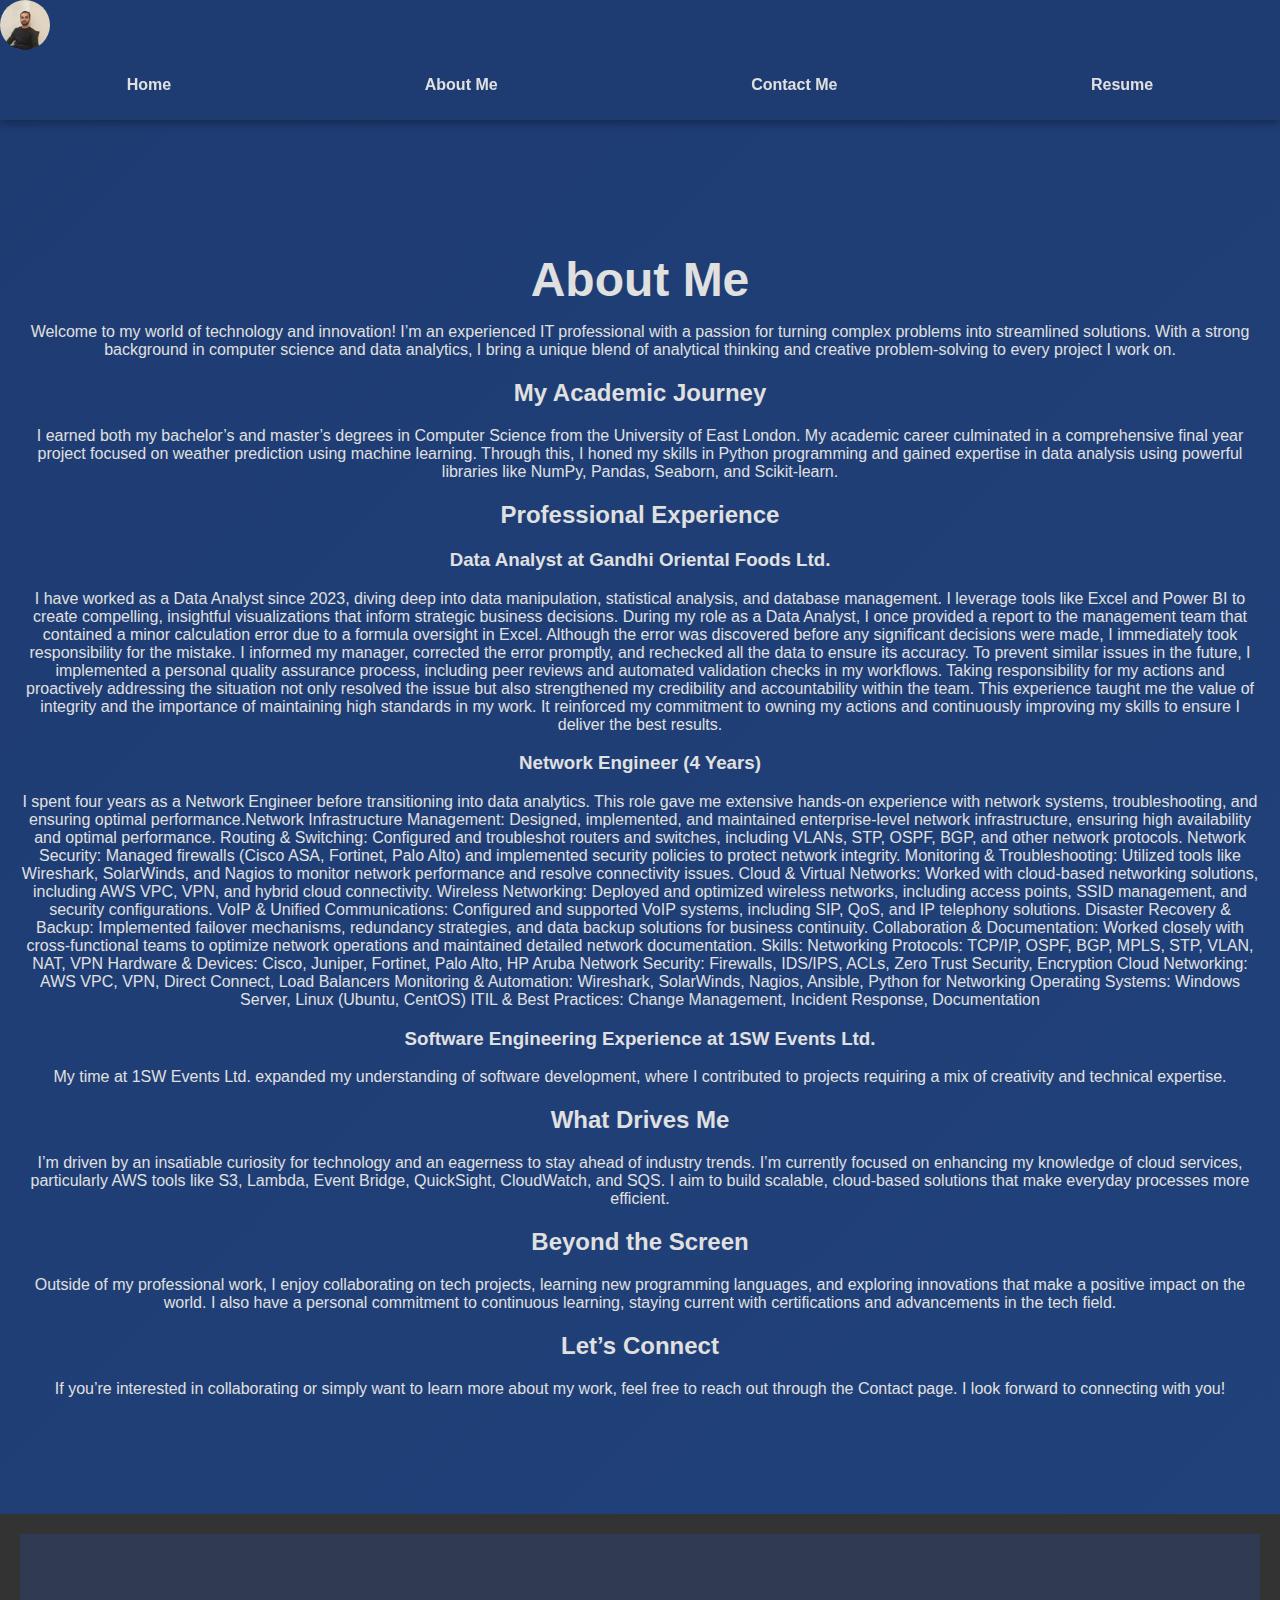
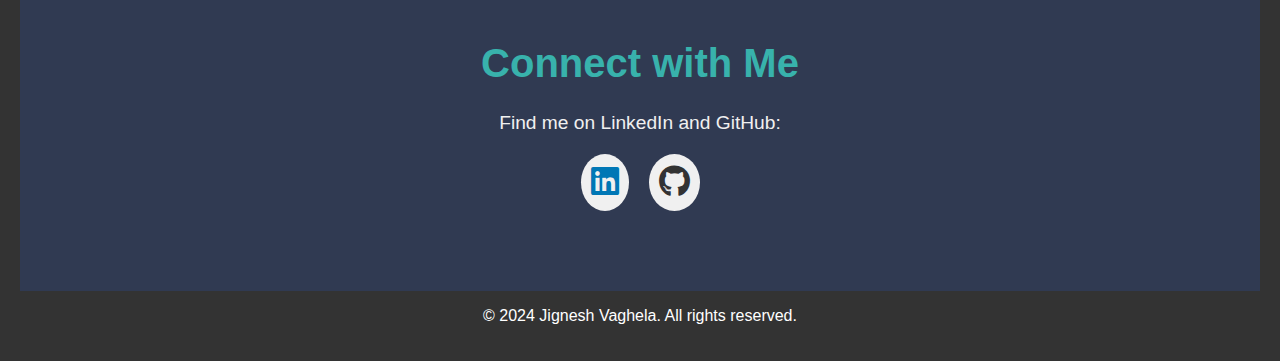
<file: about.html>
<!DOCTYPE html>
<html lang="en">
<head>
    <meta charset="UTF-8">
    <meta name="viewport" content="width=device-width, initial-scale=1.0">
    <title>Jignesh Vaghela - Portfolio</title>
    <link rel="stylesheet" href="style.css">
    <link rel="stylesheet" href="https://cdnjs.cloudflare.com/ajax/libs/font-awesome/6.0.0-beta3/css/all.min.css">
</head>
<body>
    <header class="main-header sticky">
        <img src="assets/logo.jpg" alt="Your Logo" class="logo">
        <nav class="navbar">
            <a href="index.html">Home</a>
            <a href="about.html">About Me</a>
            <a href="contact.html">Contact Me</a>
            <a href="resume.html">Resume</a>
        </nav>
    </header>

    <section class="hero-section">
 <h1>About Me</h1>
            <p>Welcome to my world of technology and innovation! I’m an experienced IT professional with a passion for turning complex problems into streamlined solutions. With a strong background in computer science and data analytics, I bring a unique blend of analytical thinking and creative problem-solving to every project I work on.</p>
        </div>

        <div class="section">
            <h2>My Academic Journey</h2>
            <p>I earned both my bachelor’s and master’s degrees in Computer Science from the University of East London. My academic career culminated in a comprehensive final year project focused on weather prediction using machine learning. Through this, I honed my skills in Python programming and gained expertise in data analysis using powerful libraries like NumPy, Pandas, Seaborn, and Scikit-learn.</p>
        </div>

        <div class="section">
            <h2>Professional Experience</h2>
            <h3>Data Analyst at Gandhi Oriental Foods Ltd.</h3>
            <p> I have worked as a Data Analyst since 2023, diving deep into data manipulation, statistical analysis, and database management. I leverage tools like Excel and Power BI to create compelling, insightful visualizations that inform strategic business decisions. During my role as a Data Analyst, I once provided a report to the management team that contained a minor calculation error due to a formula oversight in Excel. Although the error was discovered before any significant decisions were made, I immediately took responsibility for the mistake. I informed my manager, corrected the error promptly, and rechecked all the data to ensure its accuracy.

To prevent similar issues in the future, I implemented a personal quality assurance process, including peer reviews and automated validation checks in my workflows. Taking responsibility for my actions and proactively addressing the situation not only resolved the issue but also strengthened my credibility and accountability within the team.

This experience taught me the value of integrity and the importance of maintaining high standards in my work. It reinforced my commitment to owning my actions and continuously improving my skills to ensure I deliver the best results.</p>

            <h3>Network Engineer (4 Years)</h3>
            <p> I spent four years as a Network Engineer before transitioning into data analytics. This role gave me extensive hands-on experience with network systems, troubleshooting, and ensuring optimal performance.Network Infrastructure Management: Designed, implemented, and maintained enterprise-level network infrastructure, ensuring high availability and optimal performance.
Routing & Switching: Configured and troubleshot routers and switches, including VLANs, STP, OSPF, BGP, and other network protocols.
Network Security: Managed firewalls (Cisco ASA, Fortinet, Palo Alto) and implemented security policies to protect network integrity.
Monitoring & Troubleshooting: Utilized tools like Wireshark, SolarWinds, and Nagios to monitor network performance and resolve connectivity issues.
Cloud & Virtual Networks: Worked with cloud-based networking solutions, including AWS VPC, VPN, and hybrid cloud connectivity.
Wireless Networking: Deployed and optimized wireless networks, including access points, SSID management, and security configurations.
VoIP & Unified Communications: Configured and supported VoIP systems, including SIP, QoS, and IP telephony solutions.
Disaster Recovery & Backup: Implemented failover mechanisms, redundancy strategies, and data backup solutions for business continuity.
Collaboration & Documentation: Worked closely with cross-functional teams to optimize network operations and maintained detailed network documentation.
Skills:
Networking Protocols: TCP/IP, OSPF, BGP, MPLS, STP, VLAN, NAT, VPN
Hardware & Devices: Cisco, Juniper, Fortinet, Palo Alto, HP Aruba
Network Security: Firewalls, IDS/IPS, ACLs, Zero Trust Security, Encryption
Cloud Networking: AWS VPC, VPN, Direct Connect, Load Balancers
Monitoring & Automation: Wireshark, SolarWinds, Nagios, Ansible, Python for Networking
Operating Systems: Windows Server, Linux (Ubuntu, CentOS)
ITIL & Best Practices: Change Management, Incident Response, Documentation</p>

            <h3>Software Engineering Experience at 1SW Events Ltd.</h3>
            <p>My time at 1SW Events Ltd. expanded my understanding of software development, where I contributed to projects requiring a mix of creativity and technical expertise.</p>
        </div>

        <div class="section">
            <h2>What Drives Me</h2>
            <p>I’m driven by an insatiable curiosity for technology and an eagerness to stay ahead of industry trends. I’m currently focused on enhancing my knowledge of cloud services, particularly AWS tools like S3, Lambda, Event Bridge, QuickSight, CloudWatch, and SQS. I aim to build scalable, cloud-based solutions that make everyday processes more efficient.</p>
        </div>

        <div class="section">
            <h2>Beyond the Screen</h2>
            <p>Outside of my professional work, I enjoy collaborating on tech projects, learning new programming languages, and exploring innovations that make a positive impact on the world. I also have a personal commitment to continuous learning, staying current with certifications and advancements in the tech field.</p>
        </div>

        <div class="section">
            <h2>Let’s Connect</h2>
            <p>If you’re interested in collaborating or simply want to learn more about my work, feel free to reach out through the Contact page. I look forward to connecting with you!</p>
        </div>
    </div>
    </section>
     <footer class="main-footer">
         <div class="contact-section">
    <h1>Connect with Me</h1>
    <p>Find me on LinkedIn and GitHub:</p>
    <div class="social-links">
        <a href="https://www.linkedin.com/in/jignesh7591" class="linkedin" target="_blank">
            <i class="fab fa-linkedin"></i>
        </a>
        <a href="https://jigar7591.github.io/Jignesh7591" class="github" target="_blank">
            <i class="fab fa-github"></i>
        </a>
    </div>
</div>
<p>&copy; 2024 Jignesh Vaghela. All rights reserved.</p>
    </footer>

    <script src="script.js"></script>
</body>
</html>
</file>
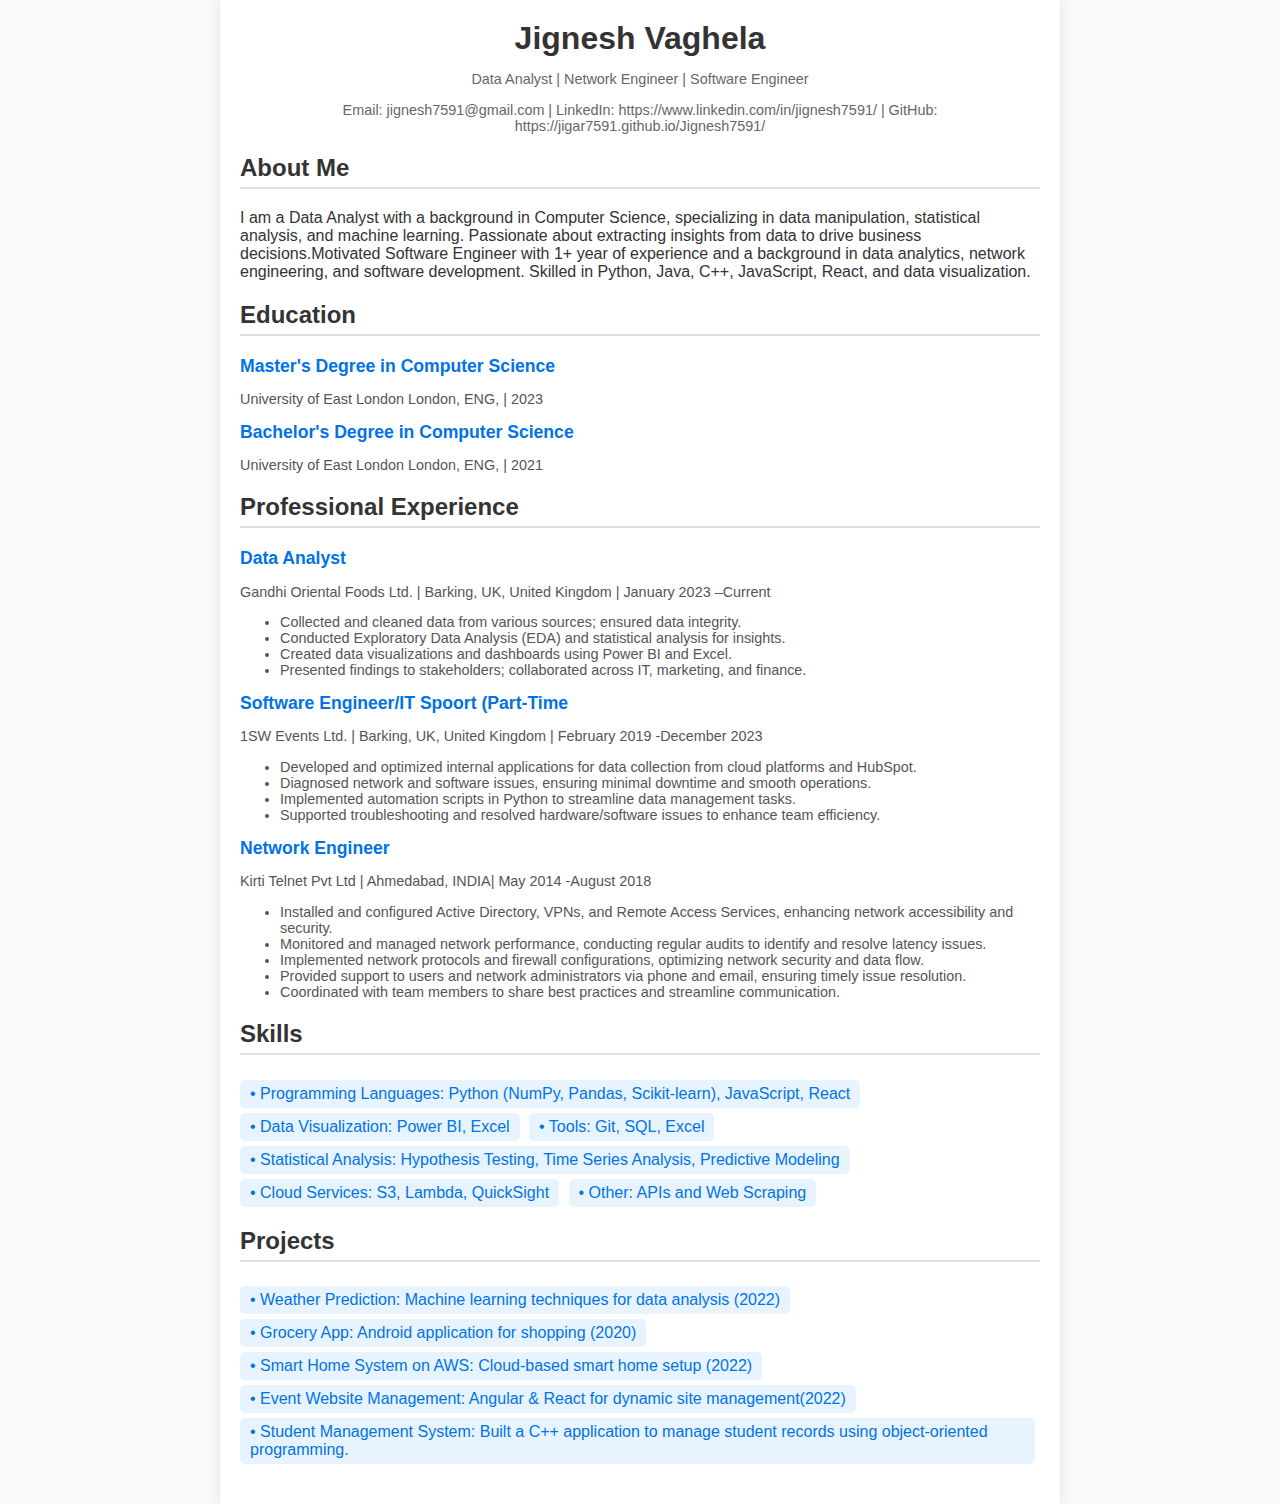
<file: resume.html>
<!DOCTYPE html>
<html lang="en">
<head>
    <meta charset="UTF-8">
    <meta name="viewport" content="width=device-width, initial-scale=1.0">
    <title>My Resume</title>
    <link rel="stylesheet" href="resume.css">
</head>
<body>
    <div class="resume-container">
        <header class="resume-header">
            <h1>Jignesh Vaghela</h1>
            <p>Data Analyst | Network Engineer | Software Engineer</p>
            <p>Email: jignesh7591@gmail.com | LinkedIn: https://www.linkedin.com/in/jignesh7591/ | GitHub: https://jigar7591.github.io/Jignesh7591/</p>
        </header>

        <section class="section about">
            <h2>About Me</h2>
            <p>I am a Data Analyst with a background in Computer Science, specializing in data manipulation, statistical analysis, and machine learning. Passionate about extracting insights from data to drive business decisions.Motivated Software Engineer with 1+ year of experience and a background in data analytics, network engineering, and software development. Skilled in Python, Java, C++, JavaScript, React, and data visualization.</p>
        </section>

        <section class="section education">
            <h2>Education</h2>
            <div class="entry">
                <h3>Master's Degree in Computer Science</h3>
                <p>University of East London  London, ENG, | 2023</p>
                
            </div>
            <div class="entry">
                <h3>Bachelor's Degree in Computer Science</h3>
                <p>University of East London  London, ENG, | 2021</p>
            </div>
        </section>

        <section class="section experience">
            <h2>Professional Experience</h2>
            <div class="entry">
                <h3>Data Analyst</h3>
                <p>Gandhi Oriental Foods Ltd. | Barking, UK, United Kingdom | January 2023 –Current</p>
                <ul>
                    <li>Collected and cleaned data from various sources; ensured data integrity.</li>
                    <li>Conducted Exploratory Data Analysis (EDA) and statistical analysis for insights.</li>
                    <li>Created data visualizations and dashboards using Power BI and Excel.</li>
                    <li>Presented findings to stakeholders; collaborated across IT, marketing, and finance.</li>
                </ul>
            </div>
            <div class="entry">
                <h3>Software Engineer/IT Spoort (Part-Time</h3>
                <p>1SW Events Ltd. | Barking, UK, United Kingdom | February 2019 -December 2023</p>
                <ul>
                    <li>Developed and optimized internal applications for data collection from cloud platforms and HubSpot.</li>
                    <li>Diagnosed network and software issues, ensuring minimal downtime and smooth operations.</li>
                    <li>Implemented automation scripts in Python to streamline data management tasks.</li>
                    <li>Supported troubleshooting and resolved hardware/software issues to enhance team efficiency.</li>
                </ul>
            </div>
            <div class="entry">
                <h3>Network Engineer</h3>
                <p>Kirti Telnet Pvt Ltd | Ahmedabad, INDIA| May 2014 -August 2018</p>
                <ul>
                    <li>Installed and configured Active Directory, VPNs, and Remote Access Services, enhancing network accessibility and security.</li>
                    <li>Monitored and managed network performance, conducting regular audits to identify and resolve latency issues.</li>
                    <li>Implemented network protocols and firewall configurations, optimizing network security and data flow.</li>
                    <li>Provided support to users and network administrators via phone and email, ensuring timely issue resolution.</li>
                    <li>Coordinated with team members to share best practices and streamline communication.</li>
                </ul>
            </div>
        </section>

        <section class="section skills">
            <h2>Skills</h2>
            <ul class="skills-list">
                <li>•	Programming Languages: Python (NumPy, Pandas, Scikit-learn), JavaScript, React</li>
                <li>•	Data Visualization: Power BI, Excel</li>
                <li>•	Tools: Git, SQL, Excel</li>
                <li>•	Statistical Analysis: Hypothesis Testing, Time Series Analysis, Predictive Modeling</li>
                <li>•	Cloud Services: S3, Lambda, QuickSight</li>
                <li>•	Other: APIs and Web Scraping</li>
                
            </ul>
        </section>

        <section class="section projects">
            <h2>Projects</h2>
            <ul class="projects-list">
                <li><a href="https://github.com/jigar7591/Jignesh7591/project1"> •	Weather Prediction: Machine learning techniques for data analysis (2022)</a></li>
                <li><a href="https://github.com/jigar7591/Jignesh7591/project2"> •	Grocery App: Android application for shopping (2020)</a></li>
                <li><a href="https://github.com/jigar7591/Jignesh7591/project3"> •	Smart Home System on AWS: Cloud-based smart home setup (2022)</a></li>
                <li><a href="https://github.com/jigar7591/Jignesh7591/project4"> •	Event Website Management: Angular & React for dynamic site management(2022)</a></li>
                <li><a href="https://github.com/jigar7591/Jignesh7591/project5"> •	Student Management System: Built a C++ application to manage student records using object-oriented programming.</a></li>
            </ul>
        </section>
    </div>
</body>
</html>
</file>
<file: style.css>
/* General Styles */
body {
    font-family: Arial, sans-serif;
    color: #e0e0e0;
    margin: 0;
    padding: 0;
    background: linear-gradient(135deg, #1e3c72, #2a5298);
    background-size: 400% 400%;
    animation: gradientAnimation 15s ease infinite;
}
/* Logo styling */
.logo {
    width: 50px;  /* Adjust width if needed */
    height: 50px; /* Adjust height if needed */
    border-radius: 50%; /* Makes it circular */
    margin-right: 10px;
    vertical-align: middle;
}
/* Navbar */
.sticky {
    position: sticky;
    top: 0;
    background-color: rgba(30, 60, 114, 0.9);
    box-shadow: 0px 4px 8px rgba(0, 0, 0, 0.3);
    z-index: 1000;
}

.navbar {
    display: flex;
    justify-content: space-around;
    padding: 1em 0;
}

.navbar a {
    color: #e0e0e0;
    text-decoration: none;
    font-weight: bold;
    padding: 10px 15px;
    transition: color 0.3s;
}

.navbar a:hover {
    color: #34a853;
}

/* Hero Section */
.hero-section {
    text-align: center;
    padding: 100px 20px;
    color: #e0e0e0;
}

.hero-section h1 {
    font-size: 3em;
    margin-bottom: 10px;
}

.typing-text {
    font-style: italic;
    color: #34a853;
}

.hero-section .btn {
    background: #2a5298;
    padding: 10px 20px;
    color: white;
    border: none;
    border-radius: 20px;
    font-size: 1.2em;
    cursor: pointer;
    transition: background-color 0.3s;
}

.hero-section .btn:hover {
    background: #1e3c72;
}

/* Portfolio Section */
.portfolio-section {
    padding: 50px 20px;
    background-color: #1e3c72;
    color: #e0e0e0;
    text-align: center;
}

.project-gallery {
    display: flex;
    gap: 20px;
    justify-content: center;
    flex-wrap: wrap;
}

.project-card {
    width: 300px;
    padding: 20px;
    background-color: #2a5298;
    border-radius: 10px;
    box-shadow: 0px 8px 16px rgba(0, 0, 0, 0.2);
    transition: transform 0.3s;
    cursor: pointer;
}

.project-card:hover {
    transform: translateY(-10px);
}

.project-card h3 {
    margin: 10px 0;
}

/* Skills Section */
.skills-section {
    padding: 50px 20px;
    background-color: #1a1a1d;
}

.skill-bar {
    background: #333;
    border-radius: 10px;
}

.skill-level {
    height: 15px;
    border-radius: 10px;
    background: linear-gradient(90deg, #34a853, #2a5298);
    transition: width 1s;
}
/* Certification Section */
.Certification-section {
    padding: 50px 20px;
     background:#1a1a1d;
    color: #e0e0e0;
}

.Certification {
    font-style: italic;
    margin: 1rem 0;
    background: #38b2ac;
    padding: 20px;
    border-radius: 8px;
    box-shadow: 0px 8px 16px rgba(0, 0, 0, 0.2);
}

/* Testimonials Section */
.testimonials-section {
    padding: 50px 20px;
    background-color: #2a5298;
    color: #e0e0e0;
}

.testimonial {
    font-style: italic;
    margin: 1rem 0;
    background: #1e3c72;
    padding: 20px;
    border-radius: 8px;
    box-shadow: 0px 8px 16px rgba(0, 0, 0, 0.2);
}

/* Contact Section */
.contact-section {
    background-color: #303a52;
    color: #f0f0f0;
    padding: 80px 20px;
    text-align: center;
}

.contact-section h1 {
    font-size: 2.5em;
    color: #38b2ac;
}

.contact-section p {
    font-size: 1.2em;
    margin-bottom: 20px;
}
/* Social Media Links */
.social-links {
    display: flex;
    justify-content: center;
    gap: 20px;
    margin-top: 20px;
}

.social-links a {
    font-size: 2em;
    padding: 10px;
    border-radius: 50%;
    transition: transform 0.3s, box-shadow 0.3s;
}

.social-links a:hover {
    transform: scale(1.1);
    box-shadow: 0px 4px 12px rgba(0, 0, 0, 0.3);
}

/* LinkedIn and GitHub Colors */
.social-links .linkedin {
    color: #0077b5; /* LinkedIn Blue */
    background-color: #f0f0f0;
}

.social-links .linkedin:hover {
    background-color: #005582;
    color: #ffffff;
}

.social-links .github {
    color: #333333; /* GitHub Dark Grey */
    background-color: #f0f0f0;
}

.social-links .github:hover {
    background-color: #24292e;
    color: #ffffff;
}

/* Contact Form */
.contact-form {
    max-width: 500px;
    margin: 0 auto;
    background: rgba(48, 58, 82, 0.9);
    padding: 30px;
    border-radius: 8px;
    box-shadow: 0px 8px 16px rgba(0, 0, 0, 0.3);
}

.form-group {
    margin-bottom: 15px;
    text-align: left;
}

.form-group label {
    display: block;
    font-size: 1em;
    color: #f0f0f0;
    margin-bottom: 5px;
}

.form-group input,
.form-group textarea {
    width: 100%;
    padding: 10px;
    border: none;
    border-radius: 5px;
    background: #3f4a67;
    color: #f0f0f0;
    font-size: 1em;
    outline: none;
    transition: background 0.3s;
}

.form-group input:focus,
.form-group textarea:focus {
    background: #5a6a8c;
}

.submit-btn {
    background: #38b2ac;
    color: white;
    border: none;
    padding: 10px 20px;
    font-size: 1em;
    border-radius: 5px;
    cursor: pointer;
    transition: background 0.3s;
}

.submit-btn:hover {
    background: #2a7d5f;
}

/* Footer */
.main-footer {
    background-color: #333;
    color: white;
    padding: 20px;
    text-align: center;
}

/* Gradient Animation */
@keyframes gradientAnimation {
    0% { background-position: 0% 50%; }
    50% { background-position: 100% 50%; }
    100% { background-position: 0% 50%; }
}
</file>
<file: resume.css>
body {
    font-family: Arial, sans-serif;
    background-color: #f8f9fa;
    color: #333;
    margin: 0;
    padding: 0;
}

.resume-container {
    max-width: 800px;
    margin: 0 auto;
    padding: 20px;
    background-color: #fff;
    box-shadow: 0 0 10px rgba(0, 0, 0, 0.1);
}

.resume-header {
    text-align: center;
    margin-bottom: 20px;
}

.resume-header h1 {
    margin: 0;
    font-size: 2em;
    color: #333;
}

.resume-header p {
    color: #666;
    font-size: 0.9em;
}

.section {
    margin-bottom: 20px;
}

.section h2 {
    border-bottom: 2px solid #e0e0e0;
    padding-bottom: 5px;
    color: #333;
}

.entry {
    margin-bottom: 15px;
}

.entry h3 {
    font-size: 1.1em;
    color: #0073e6;
    margin: 0;
}

.entry p, .entry ul {
    font-size: 0.9em;
    color: #555;
}

.skills-list, .projects-list {
    list-style-type: none;
    padding: 0;
}

.skills-list li, .projects-list li {
    background-color: #e7f3ff;
    padding: 5px 10px;
    border-radius: 5px;
    display: inline-block;
    margin: 5px 5px 0 0;
    color: #0073e6;
}

.projects-list a {
    color: #0073e6;
    text-decoration: none;
}

.projects-list a:hover {
    text-decoration: underline;
}
</file>
